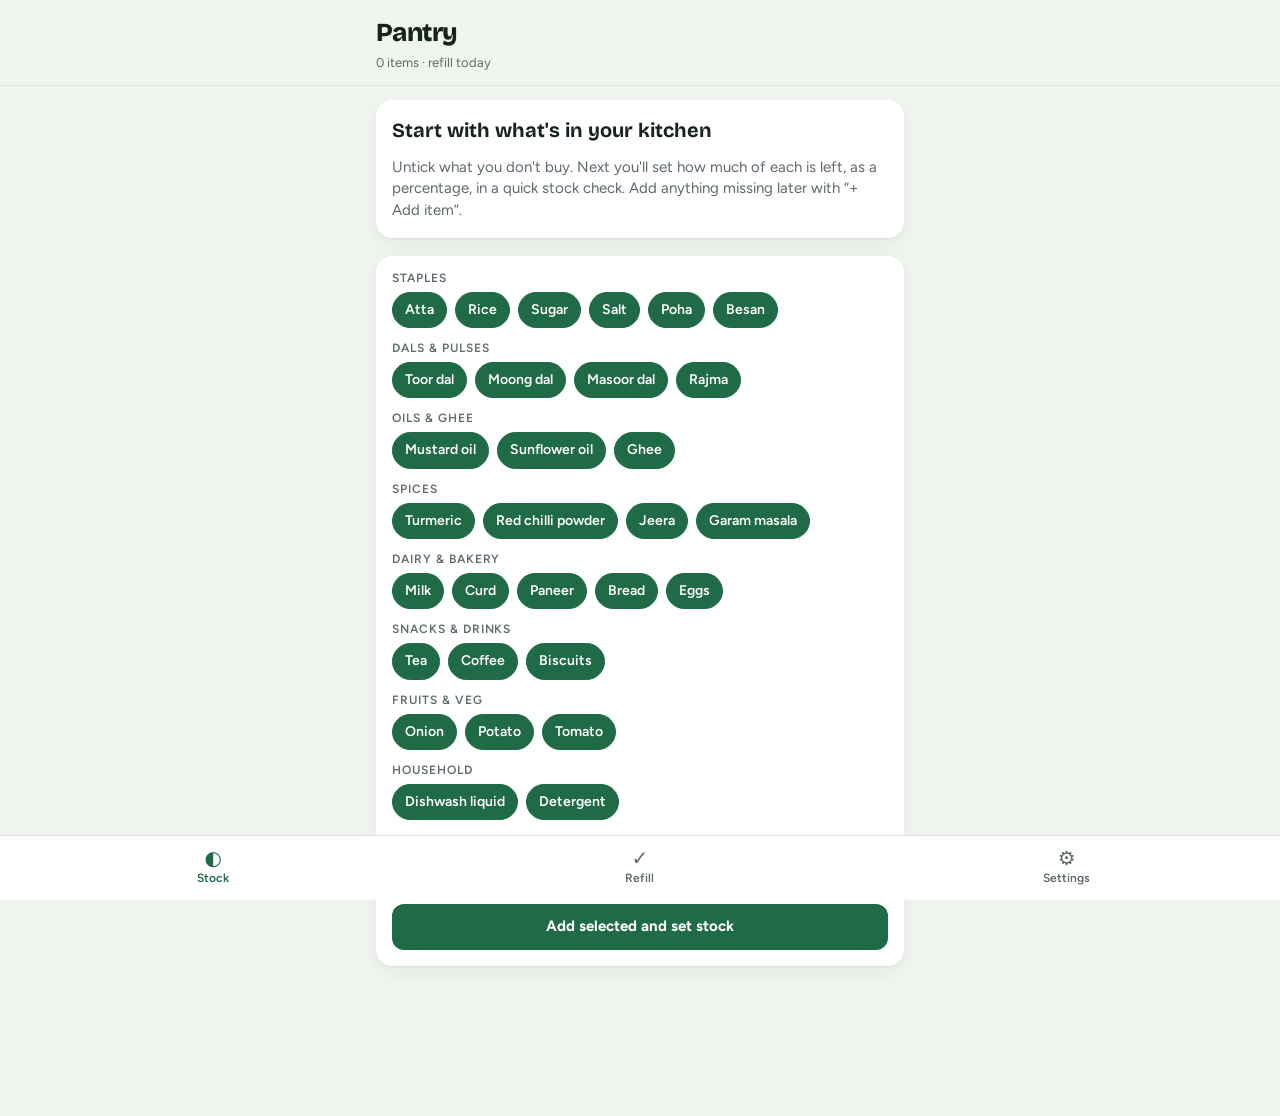
<file: index.html>
<!doctype html>
<html lang="en">
<head>
<meta charset="utf-8">
<meta name="viewport" content="width=device-width, initial-scale=1, viewport-fit=cover">
<title>Pantry Pulse</title>
<meta name="description" content="Track how much grocery stock you have left and get a weekend refill list.">
<meta name="theme-color" content="#1f6b45">
<link rel="manifest" href="manifest.json">
<link rel="icon" href="icons/icon.svg" type="image/svg+xml">
<link rel="apple-touch-icon" href="icons/icon-192.png">
<meta name="apple-mobile-web-app-capable" content="yes">
<meta name="apple-mobile-web-app-title" content="Pantry">
<link rel="preconnect" href="https://fonts.googleapis.com">
<link rel="preconnect" href="https://fonts.gstatic.com" crossorigin>
<link rel="stylesheet" href="https://fonts.googleapis.com/css2?family=Bricolage+Grotesque:opsz,wght@12..96,600;12..96,800&family=Figtree:wght@400;500;600;700&display=swap">
<link rel="stylesheet" href="styles.css">
</head>
<body>
<header class="top">
  <div class="top-in">
    <div>
      <h1 id="title">Pantry</h1>
      <p id="subtitle" class="sub"></p>
    </div>
    <button id="checkBtn" class="pill-btn" type="button">Stock check</button>
  </div>
</header>

<main id="main"></main>

<button id="fab" class="fab" type="button" aria-label="Add item">+ Add item</button>

<nav class="tabs" aria-label="Sections">
  <button type="button" data-view="stock" class="on"><span class="ti">◐</span>Stock</button>
  <button type="button" data-view="refill"><span class="ti">✓</span>Refill<b id="refillCount" hidden></b></button>
  <button type="button" data-view="settings"><span class="ti">⚙</span>Settings</button>
</nav>

<dialog id="sheet" class="sheet"><div id="sheetBody"></div></dialog>
<div id="toast" class="toast" role="status" hidden></div>
<input id="importFile" type="file" accept="application/json,.json" hidden>

<script src="app.js"></script>
</body>
</html>
</file>
<file: styles.css>
/* Layout: one phone column; sticky title bar, grouped stock rows with a fill gauge, fixed tab bar. */
:root {
  --bg: #f1f5ef;
  --surface: #ffffff;
  --ink: #16241b;
  --muted: #5d6d62;
  --line: #dce4da;
  --leaf: #1f6b45;
  --leaf-ink: #ffffff;
  --leaf-soft: #e1efe5;
  --haldi: #c98a0c;
  --haldi-soft: #fbf0d6;
  --low: #c0392b;
  --low-soft: #fbe3df;
  --ok: #2f8a57;
  --shadow: 0 1px 2px rgba(22, 36, 27, .06), 0 6px 20px rgba(22, 36, 27, .06);
  --display: "Bricolage Grotesque", "Segoe UI", system-ui, sans-serif;
  --body: "Figtree", "Segoe UI", system-ui, -apple-system, sans-serif;
  --tabs-h: 64px;
  color-scheme: light;
}
@media (prefers-color-scheme: dark) {
  :root:not([data-theme="light"]) {
    --bg: #0e1511; --surface: #17211b; --ink: #e5eee8; --muted: #98a99e; --line: #29362e;
    --leaf: #4fb37d; --leaf-ink: #08170f; --leaf-soft: #1b3326; --haldi: #f0b63a; --haldi-soft: #3a2f14;
    --low: #f06b57; --low-soft: #3d1d18; --ok: #55c084; --shadow: 0 1px 2px rgba(0,0,0,.3);
    color-scheme: dark;
  }
}
:root[data-theme="dark"] {
  --bg: #0e1511; --surface: #17211b; --ink: #e5eee8; --muted: #98a99e; --line: #29362e;
  --leaf: #4fb37d; --leaf-ink: #08170f; --leaf-soft: #1b3326; --haldi: #f0b63a; --haldi-soft: #3a2f14;
  --low: #f06b57; --low-soft: #3d1d18; --ok: #55c084; --shadow: 0 1px 2px rgba(0,0,0,.3);
  color-scheme: dark;
}

* { box-sizing: border-box; }
html, body { margin: 0; }
body {
  background: var(--bg); color: var(--ink); font: 15px/1.45 var(--body);
  -webkit-tap-highlight-color: transparent;
  padding-bottom: calc(var(--tabs-h) + env(safe-area-inset-bottom, 0px) + 72px);
}
button, input, select, textarea { font: inherit; color: inherit; }
button { cursor: pointer; }
:focus-visible { outline: 2px solid var(--leaf); outline-offset: 2px; }
h1, h2, h3 { font-family: var(--display); text-wrap: balance; margin: 0; }

.top {
  position: sticky; top: 0; z-index: 5; background: var(--bg);
  padding-top: env(safe-area-inset-top, 0px);
  border-bottom: 1px solid var(--line);
}
.top-in, main {
  max-width: 560px; margin: 0 auto;
  padding-left: max(16px, env(safe-area-inset-left, 0px));
  padding-right: max(16px, env(safe-area-inset-right, 0px));
}
.top-in { display: flex; align-items: center; justify-content: space-between; gap: 12px; padding-block: 14px 12px; }
h1 { font-size: 26px; font-weight: 800; letter-spacing: -.02em; }
.sub { margin: 2px 0 0; color: var(--muted); font-size: 13px; }
main { padding-block: 14px; display: grid; gap: 18px; }

.pill-btn {
  border: 1px solid var(--leaf); background: transparent; color: var(--leaf);
  border-radius: 999px; padding: 8px 14px; font-weight: 600; white-space: nowrap;
}
.btn {
  border: 0; border-radius: 12px; padding: 12px 16px; font-weight: 700;
  background: var(--leaf); color: var(--leaf-ink);
}
.btn.ghost { background: var(--leaf-soft); color: var(--leaf); }
.btn.danger { background: var(--low-soft); color: var(--low); }
.btn.small { padding: 8px 12px; font-size: 14px; border-radius: 10px; }
.btn:disabled { opacity: .45; }
.row { display: flex; gap: 10px; flex-wrap: wrap; align-items: center; }
.row > .grow { flex: 1 1 140px; }

/* summary chips */
.summary { display: grid; grid-template-columns: repeat(3, 1fr); gap: 8px; }
.sum {
  border: 0; text-align: left; background: var(--surface); border-radius: 14px; padding: 10px 12px;
  box-shadow: var(--shadow);
}
.sum b { display: block; font: 800 26px/1.1 var(--display); font-variant-numeric: tabular-nums; }
.sum span { font-size: 12px; color: var(--muted); }
.sum.low b { color: var(--low); } .sum.soon b { color: var(--haldi); } .sum.ok b { color: var(--ok); }

.banner {
  display: flex; gap: 12px; align-items: center; justify-content: space-between; flex-wrap: wrap;
  border-radius: 14px; padding: 12px 14px; background: var(--haldi-soft);
}
.banner p { margin: 0; flex: 1 1 200px; min-width: 0; }
.banner.info { background: var(--leaf-soft); }

.search { display: grid; gap: 10px; }
.search input {
  width: 100%; border: 1px solid var(--line); background: var(--surface); border-radius: 12px; padding: 11px 14px;
}
.chips { display: flex; gap: 8px; overflow-x: auto; padding-bottom: 2px; scrollbar-width: none; }
.chips::-webkit-scrollbar { display: none; }
.chip {
  flex: none; border: 1px solid var(--line); background: var(--surface); border-radius: 999px;
  padding: 6px 12px; font-size: 13px; font-weight: 600; color: var(--muted);
}
.chip.on { background: var(--ink); color: var(--bg); border-color: var(--ink); }

.group h2 {
  font: 600 12px/1 var(--body); text-transform: uppercase; letter-spacing: .08em; color: var(--muted);
  margin: 0 0 8px 2px;
}
.list { background: var(--surface); border-radius: 16px; box-shadow: var(--shadow); overflow: hidden; }
.item {
  display: grid; grid-template-columns: 1fr auto; gap: 4px 12px; width: 100%; text-align: left;
  border: 0; background: transparent; padding: 12px 14px; border-top: 1px solid var(--line);
}
.list > :first-child { border-top: 0; }
.item .name { font-weight: 700; min-width: 0; overflow-wrap: anywhere; }
.item .pct { font: 800 20px/1 var(--display); font-variant-numeric: tabular-nums; text-align: right; }
.item .meta { grid-column: 1 / -1; display: flex; justify-content: space-between; gap: 8px; font-size: 12.5px; color: var(--muted); }
.gauge { grid-column: 1 / -1; height: 8px; border-radius: 99px; background: var(--line); overflow: hidden; }
.gauge i { display: block; height: 100%; border-radius: inherit; background: var(--ok); transition: width .3s; }
.s-low .gauge i { background: var(--low); } .s-low .pct { color: var(--low); }
.s-soon .gauge i, .s-watch .gauge i { background: var(--haldi); } .s-soon .pct { color: var(--haldi); }
.tag { font-size: 11px; font-weight: 700; border-radius: 6px; padding: 2px 6px; text-transform: uppercase; letter-spacing: .04em; }
.tag.low { background: var(--low-soft); color: var(--low); }
.tag.soon { background: var(--haldi-soft); color: var(--haldi); }

.empty { text-align: center; padding: 24px 8px; color: var(--muted); }
.card { background: var(--surface); border-radius: 16px; box-shadow: var(--shadow); padding: 16px; display: grid; gap: 12px; }
.card h2 { font-size: 20px; }
.card p { margin: 0; color: var(--muted); }
.starter { display: grid; gap: 14px; }
.starter h3 { font: 600 12px/1 var(--body); text-transform: uppercase; letter-spacing: .08em; color: var(--muted); margin-bottom: 8px; }
.picks { display: flex; flex-wrap: wrap; gap: 8px; }
.pick input { position: absolute; opacity: 0; pointer-events: none; }
.pick span { display: inline-block; border: 1px solid var(--line); border-radius: 999px; padding: 7px 12px; font-size: 14px; font-weight: 600; }
.pick input:checked + span { background: var(--leaf); color: var(--leaf-ink); border-color: var(--leaf); }
.pick input:focus-visible + span { outline: 2px solid var(--leaf); outline-offset: 2px; }

/* refill list */
.refill-head { display: grid; gap: 4px; }
.refill-head h2 { font-size: 22px; }
.refill-head p { margin: 0; color: var(--muted); }
.ritem { display: grid; grid-template-columns: auto 1fr auto; gap: 4px 12px; align-items: center; padding: 12px 14px; border-top: 1px solid var(--line); }
.ritem input[type=checkbox] { width: 22px; height: 22px; accent-color: var(--leaf); }
.ritem .name { font-weight: 700; overflow-wrap: anywhere; min-width: 0; }
.ritem.done .name { text-decoration: line-through; color: var(--muted); }
.ritem .qty { font-weight: 700; font-variant-numeric: tabular-nums; text-align: right; }
.ritem .meta { grid-column: 2 / -1; font-size: 12.5px; color: var(--muted); display: flex; flex-wrap: wrap; gap: 6px 10px; align-items: center; }
.shop { display: flex; gap: 6px; flex-wrap: wrap; }
.shop a {
  font-size: 12px; font-weight: 700; text-decoration: none; border-radius: 8px; padding: 4px 8px;
  background: var(--leaf-soft); color: var(--leaf);
}

/* forms */
label.f { display: grid; gap: 6px; font-size: 13px; font-weight: 600; color: var(--muted); }
label.f input, label.f select, label.f textarea {
  width: 100%; border: 1px solid var(--line); background: var(--bg); border-radius: 10px; padding: 10px 12px; color: var(--ink);
  font-weight: 500; font-size: 15px;
}
textarea { min-height: 120px; resize: vertical; }
.grid2 { display: grid; grid-template-columns: 1fr 1fr; gap: 12px; }
.setting { display: flex; justify-content: space-between; align-items: center; gap: 12px; padding: 12px 0; border-top: 1px solid var(--line); flex-wrap: wrap; }
.setting:first-of-type { border-top: 0; }
.setting > div { flex: 1 1 180px; min-width: 0; }
.setting b { display: block; }
.setting small { color: var(--muted); }
.setting select, .setting input { border: 1px solid var(--line); background: var(--bg); border-radius: 10px; padding: 8px 10px; }

/* sheet */
.sheet {
  border: 0; padding: 0; margin: auto auto 0; width: 100%; max-width: 560px; max-height: 92vh;
  border-radius: 20px 20px 0 0; background: var(--surface); color: var(--ink);
}
.sheet::backdrop { background: rgba(8, 16, 11, .5); }
#sheetBody {
  display: grid; gap: 16px;
  padding: 20px max(16px, env(safe-area-inset-right, 0px)) calc(20px + env(safe-area-inset-bottom, 0px)) max(16px, env(safe-area-inset-left, 0px));
}
.sheet-head { display: flex; justify-content: space-between; align-items: start; gap: 12px; }
.sheet-head h2 { font-size: 22px; }
.x { border: 0; background: var(--bg); width: 36px; height: 36px; border-radius: 50%; font-size: 18px; flex: none; }
.big { font: 800 56px/1 var(--display); font-variant-numeric: tabular-nums; text-align: center; letter-spacing: -.03em; }
.big small { font-size: 22px; color: var(--muted); }
input[type=range] { width: 100%; accent-color: var(--leaf); height: 32px; }
.levels { display: grid; grid-template-columns: repeat(6, 1fr); gap: 6px; }
.levels.wide { grid-template-columns: repeat(4, 1fr); }
.levels button { border: 1px solid var(--line); background: var(--bg); border-radius: 10px; padding: 10px 0; font-weight: 700; font-variant-numeric: tabular-nums; }
.levels button.on { background: var(--leaf); color: var(--leaf-ink); border-color: var(--leaf); }
.levels button.lowlvl { color: var(--low); }
.progress { height: 4px; background: var(--line); border-radius: 9px; overflow: hidden; }
.progress i { display: block; height: 100%; background: var(--leaf); }
.muted { color: var(--muted); }
.spark { width: 100%; height: 48px; display: block; }

.fab {
  position: fixed; z-index: 6; border: 0; border-radius: 999px; padding: 14px 20px; font-weight: 700;
  background: var(--leaf); color: var(--leaf-ink); box-shadow: 0 6px 18px rgba(31, 107, 69, .35);
  right: max(16px, env(safe-area-inset-right, 0px));
  bottom: calc(var(--tabs-h) + env(safe-area-inset-bottom, 0px) + 14px);
}
.tabs {
  position: fixed; left: 0; right: 0; bottom: 0; z-index: 6; display: grid; grid-template-columns: repeat(3, 1fr);
  background: var(--surface); border-top: 1px solid var(--line);
  padding: 0 env(safe-area-inset-right, 0px) env(safe-area-inset-bottom, 0px) env(safe-area-inset-left, 0px);
}
.tabs button {
  height: var(--tabs-h); border: 0; background: transparent; display: grid; place-content: center; gap: 2px;
  font-size: 12px; font-weight: 600; color: var(--muted); position: relative;
}
.tabs .ti { font-size: 20px; line-height: 1; }
.tabs button.on { color: var(--leaf); }
.tabs b {
  position: absolute; top: 8px; left: calc(50% + 8px); min-width: 18px; height: 18px; border-radius: 9px; padding: 0 5px;
  background: var(--low); color: #fff; font-size: 11px; line-height: 18px;
}
.toast {
  position: fixed; left: 50%; transform: translateX(-50%); z-index: 20; max-width: calc(100% - 32px);
  bottom: calc(var(--tabs-h) + env(safe-area-inset-bottom, 0px) + 80px);
  background: var(--ink); color: var(--bg); padding: 10px 16px; border-radius: 12px; font-weight: 600; font-size: 14px;
}
@media (prefers-reduced-motion: reduce) { * { transition: none !important; } }
</file>
